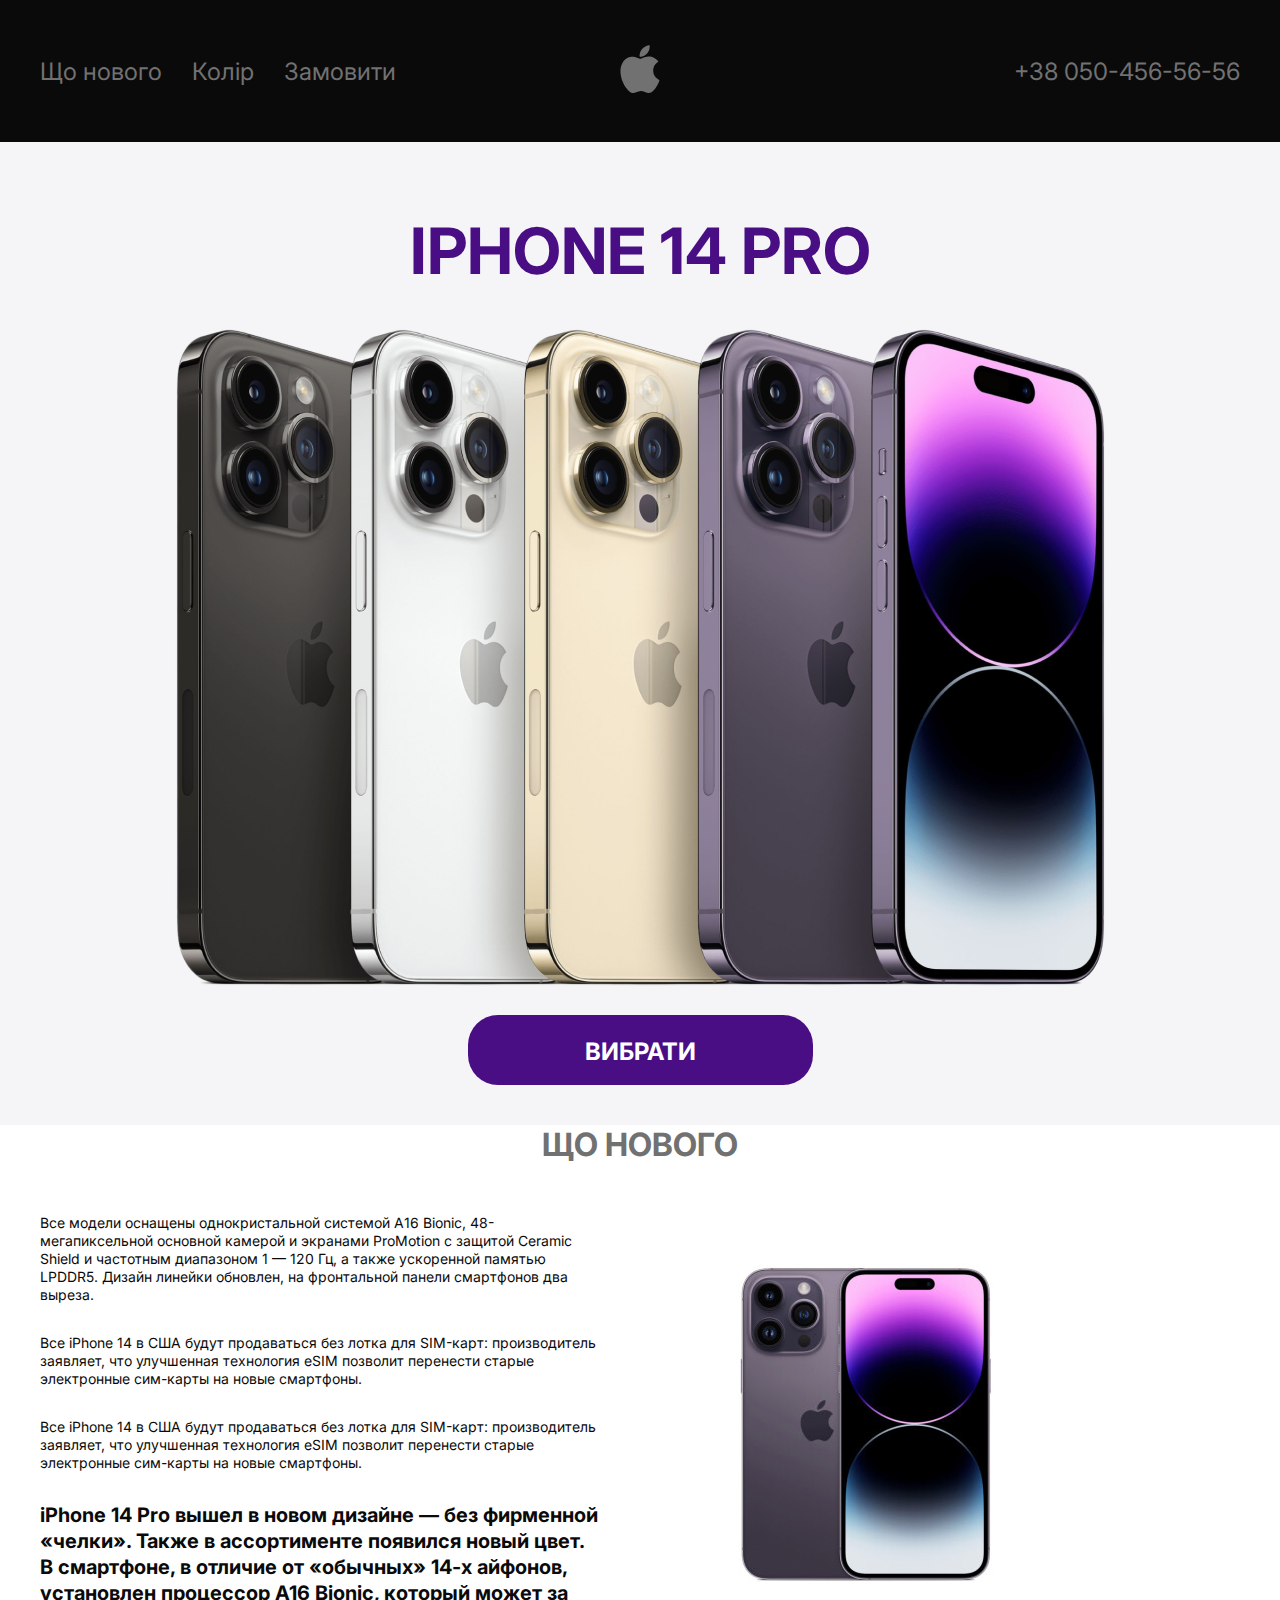
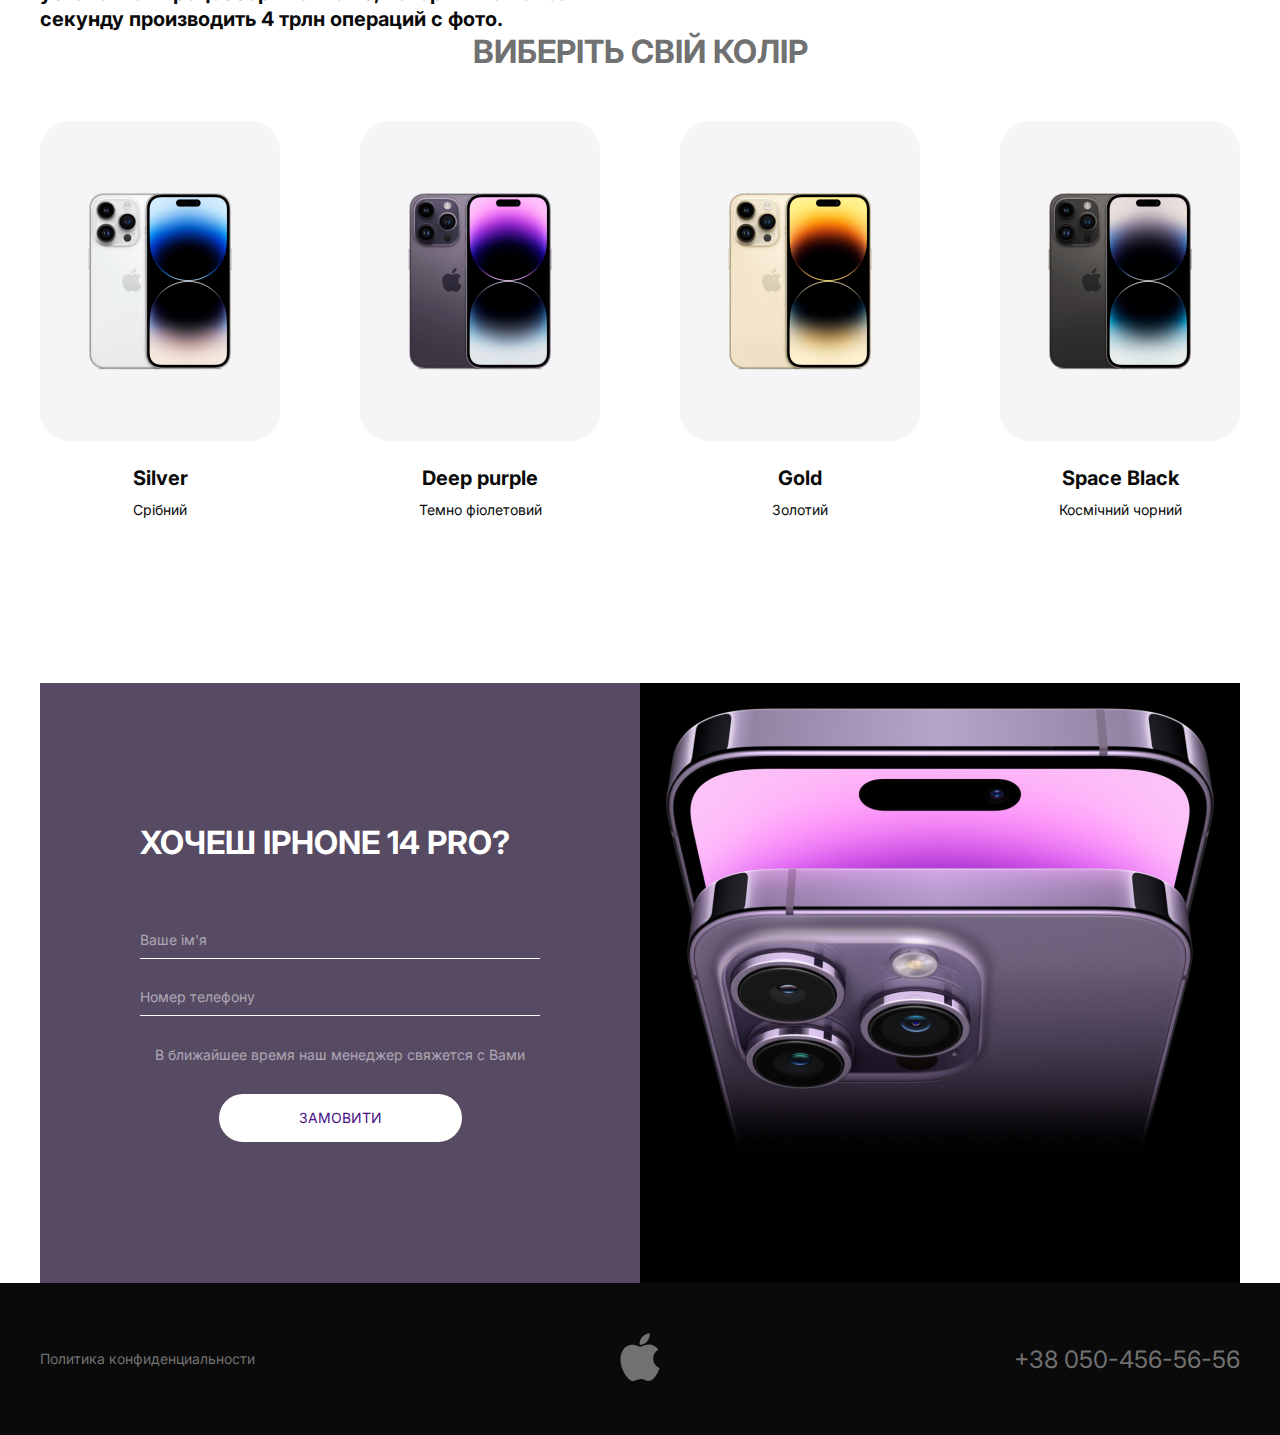
<file: index.html>
<!DOCTYPE html>
<html lang="uk">
<head>
    <meta charset="UTF-8">
    <meta name="viewport" content="width=device-width, initial-scale=1.0">
    <link rel="preconnect" href="https://fonts.googleapis.com">
    <link rel="preconnect" href="https://fonts.gstatic.com" crossorigin="true">
    <link href="https://fonts.googleapis.com/css2?family=Inter:wght@400;700&display=swap" rel="stylesheet">
    <link rel="stylesheet" href="css/normalize.css">
    <link rel="stylesheet" href="css/style.css">
    <title>iphone 14 pro</title>
</head>
<body>
    <header class="header">
        <div class="container">
            <nav class="nav">
                <button class="menu-btn" type="button">
                    <span class="btn-line"></span>
                    <span class="btn-line"></span>
                    <span class="btn-line"></span>
                    <span class="btn-line"></span>
                </button>
                <ul class="menu">
                    <li class="menu-item">
                        <a href="#" class="menu-link">Що нового</a>
                    </li>
                    <li class="menu-item">
                        <a href="#" class="menu-link">Колір</a>
                    </li>
                    <li class="menu-item">
                        <a href="#" class="menu-link">Замовити</a>
                    </li>
                </ul>

                <a class="logo">
                    <img src="images/logo.svg" alt="Логотим сайту" class="logo-img">
                </a>

                <a href="tel:380504565656" class="phone">+38 050-456-56-56</a>
            </nav>
        </div>
    </header> 

    <main class="main">
        <section class="headline">
        <div class="container">
            <h1 class="title">IPHONE 14 PRO</h1>
            <img src="images/iphone.png" alt="IPHONE 14 PRO" class="headline-img">
            <a href="#" class="headline-btn">ВИБРАТИ</a>
        </div>
        </section>

        <sectoin class="new">
            <div class="container">
                <h2 class="new-title">ЩО НОВОГО</h2>
                <div class="new-info">
                    <div class="new-text">
                        <p>
                            Все модели оснащены однокристальной системой A16 Bionic, 48-мегапиксельной основной камерой и экранами ProMotion с защитой Ceramic Shield и частотным диапазоном 1 — 120 Гц, а также ускоренной памятью LPDDR5. Дизайн линейки обновлен, на фронтальной панели смартфонов два выреза. 
                        </p>
                        <p>
                            Все iPhone 14 в США будут продаваться без лотка для SIM-карт: производитель заявляет, что улучшенная технология eSIM позволит перенести старые электронные сим-карты на новые смартфоны.
                        </p>
                        <p>
                            Все iPhone 14 в США будут продаваться без лотка для SIM-карт: производитель заявляет, что улучшенная технология eSIM позволит перенести старые электронные сим-карты на новые смартфоны.
                        </p>
                        <b>
                            iPhone 14 Pro вышел в новом дизайне — без фирменной «челки». Также в ассортименте появился новый цвет. В смартфоне, в отличие от «обычных» 14-х айфонов, установлен процессор A16 Bionic, который может за секунду производить 4 трлн операций с фото.
                        </b>
                    </div>
                    <img class="images-new" src="images/iphone-news.jpg" alt="iphone">
                </div>
            </div>
        </sectoin>

        <section class="color">
            <div class="container">
                <h2 class="colot-title">
                    ВИБЕРІТЬ СВІЙ КОЛІР
                </h2>
                <ul class="color-list">
                    <li class="color-item">
                        <img src="images/color-1.jpg" alt="">
                        <h3>Silver</h3>
                        <p>Срібний</p>
                    </li>
                    <li class="color-item">
                        <img src="images/color-2.jpg" alt="">
                        <h3>Deep purple</h3>
                        <p>Темно фіолетовий</p>
                    </li>
                    <li class="color-item">
                        <img src="images/color-3.jpg" alt="">
                        <h3>Gold</h3>
                        <p>Золотий</p>
                    </li>
                    <li class="color-item">
                        <img src="images/color-4.jpg" alt="">
                        <h3>Space Black</h3>
                        <p>Космічний чорний</p>
                    </li>
                </ul>
            </div>
        </section>

        <section class="contacts">
            <div class="container">
                <div class="contacts-inner">
                    <form class="contacts-form" action="#">
                        <h2 class="contacts-title">ХОЧЕШ IPHONE 14 PRO?</h2>
                        <input class="contacts-input" type="text" placeholder="Ваше ім'я">
                        <input class="contacts-input" type="tel" placeholder="Номер телефону">
                        <p>В ближайшее время наш менеджер свяжется с Вами</p>
                        <button type="submit">ЗАМОВИТИ</button>
                    </form>
                    <img class="contacts-img" src="images/contact.jpg" alt="iphone">
                </div>
            </div>
        </section>
    </main>

    <footer class="footer">
        <div class="container">
            <div class="footer-inner">
                <a class="footer-link" href="#">Политика конфиденциальности</a>
                <a class="logo">
                    <img src="images/logo.svg" alt="Логотим сайту" class="logo-img">
                </a>
                <a href="tel:380504565656" class="phone">+38 050-456-56-56</a>
            </div>
        </div>
    </footer> 
    <script src="js/main.js"></script>
</body>
</html>
</file>
<file: css/style.css>
a{
    text-decoration: none;
    color: inherit;
}

ul{
    margin: o;
    padding: 0;
    list-style: none;
}

body{
    font-family: "Inter", sans-serif;
    font-weight: 400;
    font-size: 14px;
    line-height: 18px;
    color: #0a0a0a;
}

.header{
    background: #0a0a0a;
    padding: 33px 0 32px;
    color: #717171;
    font-size: 24px;
    line-height: 29px;
}

.container{
    max-width: 1200px;
    margin: 0 auto;
    padding: 0 15px;
}

.nav{
    display: flex;
    justify-content: space-between;
    align-items: center;
}

.menu{
    display: flex;
    flex-grow: 1;
    flex-basis: 0;
}

.phone{
    flex-grow: 1;
    flex-basis: 0;
    text-align: right;
    font-size: 24px;
    line-height: 29px;
}

.menu-item{
    padding-right: 30px;
}

.headline{
    background: #f5f5f7;
    text-align: center;
    padding: 70px 0 40px;
}

.title{
    text-transform: uppercase;
    margin: 0 0 40px;
    color: #490e84;
    font-weight: 700;
    font-size: 64px;
    line-height: 77px;
}

.headline-img{
    margin-bottom: 25px;
}

.headline-btn{
    display: inline-block;
    font-weight: 700;
    font-size: 24px;
    line-height: 29px;
    text-transform: uppercase;
    color: #fff;
    background: #490e84;
    padding: 22px 117px 19px;
    border-radius: 30px;
}

.new{
    padding: 90px 0 150px;
}

.new-title, .colot-title{
    margin: 0 0 50px;
    text-transform: uppercase;
    text-align: center;
    color: #717171;
    font-size: 32px;
    line-height: 39px;
    font-weight: 700;
}

.new-info{
    display: flex;
    align-items: center;
}

.new-text p{
    max-width: 560px;
    margin: 0 0 30px;
}

.new-text b{
    max-width: 560px;
    font-size: 20px;
    line-height: 26px;
    display: block;
}

.images-new{
    margin-left: 90px;
}

.color{
    padding-bottom: 150px;
}

.color-list{
    display: flex;
    justify-content: space-between;
    text-align: center;
}

.color-item img{
    margin-bottom: 20px;
}

.color-item h3{
    font-size: 20px;
    line-height: 26px;
    margin: 0 0 10px;
}

.color-item p{
    margin: 0;
}

.contacts-inner{
    display: flex;
    background-color: #574b63;
    color: #fff;
}

.contacts-form{
    width: 100%;
    padding: 140px 100px;
    text-align: center;
}

.contacts-title{
    margin: 0 0 60px;
    text-transform: uppercase;
    font-size: 32px;
    line-height: 39px;
    text-align: left;
}

.contacts-input{
    padding: 10px 0;
    border: none;
    border-bottom: 1px solid #fff;
    display: block;
    width: 100%;
    margin-bottom: 20px;
    background-color: #574b63;
}

.contacts-input::placeholder{
    font-size: 14px;
    line-height: 18px;
    color: #fff;
    opacity: .5;
    font-family: "Inter", sans-serif;
    font-weight: 400;
}

.contacts-form p{
    opacity: 0.5;
    text-align: center;
    margin: 30px 0;
}

.contacts-form button{
    border: none;
    text-transform: uppercase;
    color: #490e84;
    background-color: #fff;
    border-radius: 30px;
    padding: 16px 80px;
    font-weight: 400;
    cursor: pointer;
}

.footer{
    background-color: #0a0a0a;
}

.footer-inner{
    color: #717171;
    display: flex;
    align-items: center;
    justify-content: space-between;
    padding: 50px 0;
}

.footer-link{
    flex-basis: 0;
    flex-grow: 1;
}

.menu-btn{
    display: none;
}

@media (max-width:1200px){
    .headline-img{
        max-width: 100%;
    }

    .contacts-inner{
        display: block;
    }

    .contacts-form{
        width: auto;
    }

    .contacts-title{
        text-align: center;
    }

    .contacts-img{
        width: 100%;
    }

    .contacts{
        background: #574b63;
    }
}

@media (max-width:1100px){
    .color-list{
        flex-wrap: wrap;
    }

    .color-item{
        width: 50%;
        margin-bottom: 30px;
    }
}


@media (max-width:940px) {
    .images-new{
        display: none;
    }

    .new-text p, .new-text b{
        max-width: 100%;
        margin: 0 0 30px;
    }

    .menu-btn{
        display: inline-block;
        width: 50px;
        height: 50px;
        background-color: transparent;
        border: none;
        cursor: pointer;
        order: 1;
        position: relative;
        z-index: 50;
    }

    .header .phone, .header .logo{
        position: relative;
        z-index: 50;
    }

    .btn-line{
        position: absolute;
        left: 0;
        width: 100%;
        background-color: #fff;
        height: 2px;
        transition: .3s ease;
    }

    .btn-line:nth-child(1){
        top: 0;
    }

    .btn-line:nth-child(2){
        top: 20px;
    }

    .btn-line:nth-child(3){
        top: 20px;
    }

    .btn-line:nth-child(4){
        top: 40px;
    }

    .menu-open .btn-line:nth-child(1){
        transform: scaleX(0);
    }
    .menu-open .btn-line:nth-child(2){
        transform: rotate(45deg);
    }
    .menu-open .btn-line:nth-child(3){
        transform: rotate(-45deg);
    }
    .menu-open .btn-line:nth-child(4){
        transform: scaleX(0);
    }



    .header .phone{
        text-align: center;
    }

    .menu{
        position: absolute;
        left: 0;
        right: 0;
        top: 0;
        bottom: 0;
        background: #0a0a0a;
        display: flex;
        justify-content: center;
        align-items: center;
        flex-direction: column;
        transform: translateY(-100%);
        transition: .3s ease;
    }

    .menu-open .menu{
        transform: translateY(0%);
    }

    .menu-item{
        padding: 50px 0;
        font-size: 56px;
    }
}

@media (max-width:768px){
    .headline, .new{
        padding: 50px 0;
    }

    .color{
        margin-bottom: 50px;
    }

    .contacts-form{
        padding: 50px 70px;
    }
}

@media (max-width:640px){
    .footer-inner{
        padding: 20px 0;
        flex-direction: column;
    }

    .footer-inner .logo{
        margin: 15px 0;
    }
}

@media (max-width:560px){
  .title {
    font-size: 34px;
    line-height: 42px;
  }

  .headline-btn{
    font-size: 18px;
    line-height: 22px;
    padding: 16px 90px 16px;
}

    .new-title, .colot-title, .contacts-title{
        font-size: 28px;
        line-height: 32px;
    }

    .color-item, .color-item img{
        width: 100%;
    }

    .contacts-form{
        padding: 50px 30px;
    }

}

@media (max-width:420px){
    .nav{
        flex-wrap: wrap;
    }

    .header .phone{
        flex-basis: auto;
        margin-top: 5px;
        order: 3;
        width: 100%;
    }

    .menu-item{
        font-size: 32px;
    }
}

@media (max-width:375px){
    .contacts-form{
        padding: 50px 10px;
    }
}
</file>
